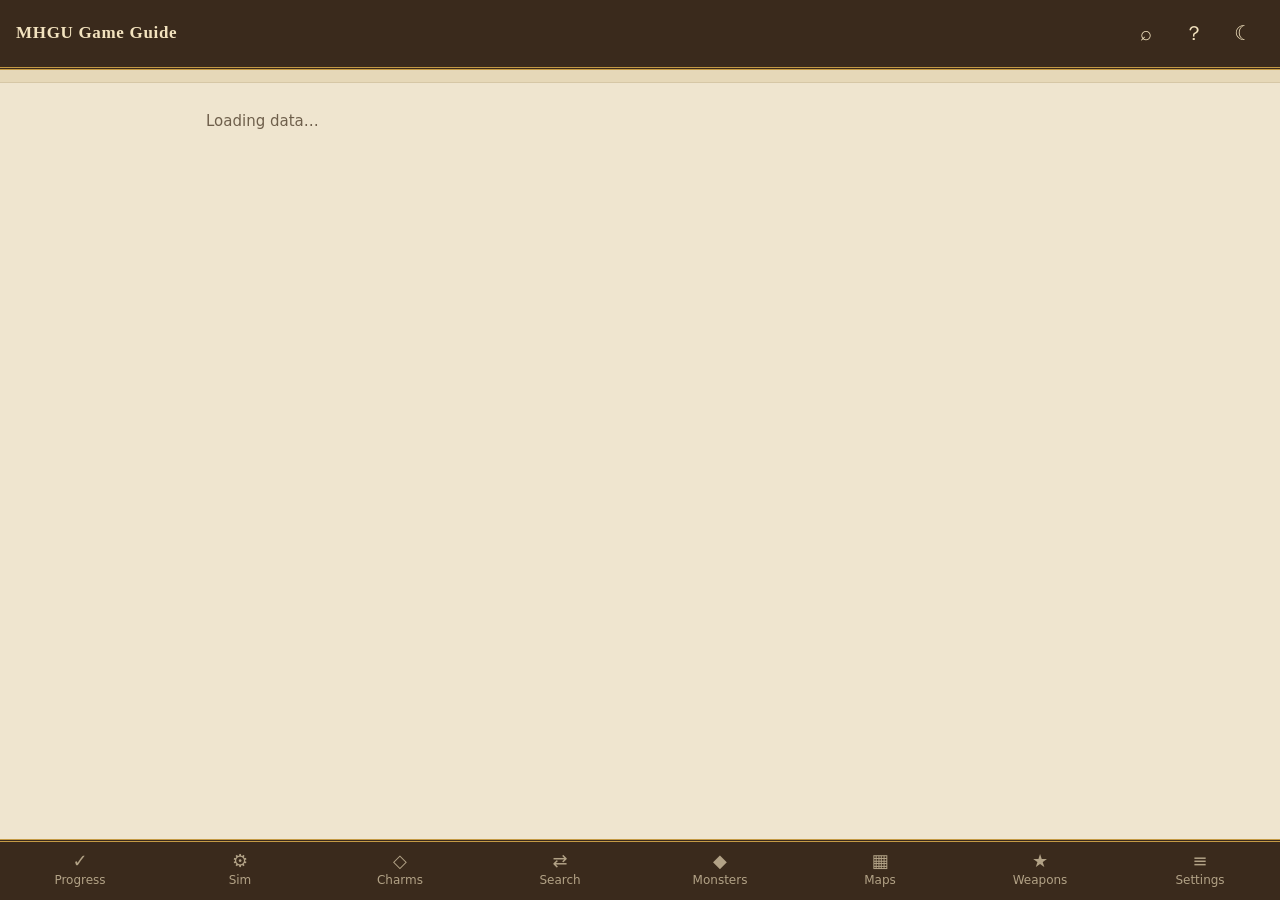
<file: index.html>
<!doctype html>
<html lang="ja">
<head>
<meta charset="utf-8">
<meta name="viewport" content="width=device-width, initial-scale=1, viewport-fit=cover">
<meta name="theme-color" content="#3a2a1c">
<title>ドパ☆ガキ狩友ノート</title>
<link rel="manifest" href="manifest.json">
<link rel="icon" href="icon.svg" type="image/svg+xml">
<link rel="apple-touch-icon" href="icons/icon-180.png">
<link rel="stylesheet" href="css/app.css">
</head>
<body>
<header class="top">
  <h1 id="title">ドパ☆ガキ狩友ノート</h1>
  <button id="back" class="icon-btn" aria-label="戻る" hidden>←</button>
  <a href="#find" class="icon-btn" id="searchbtn" aria-label="さがす" title="さがす">⌕</a>
  <a href="#help" class="icon-btn" id="helpbtn" aria-label="使い方" title="使い方">？</a>
  <button id="themebtn" class="icon-btn" aria-label="ダークモードにする" title="画面の色">☾</button>
</header>
<div id="bar" class="topbar" role="status" hidden></div>
<main id="view" tabindex="-1"><p class="loading">データを読み込んでいます…</p></main>
<nav class="tabs" id="tabs" aria-label="メニュー">
  <a href="#progress" data-tab="progress"><span aria-hidden="true">✓</span>進行</a>
  <a href="#sim" data-tab="sim"><span aria-hidden="true">⚙</span>シミュ</a>
  <a href="#charms" data-tab="charms"><span aria-hidden="true">◇</span>護石</a>
  <a href="#find" data-tab="find"><span aria-hidden="true">⇄</span>逆引き</a>
  <a href="#mons" data-tab="mons"><span aria-hidden="true">◆</span>モンスター</a>
  <a href="#maps" data-tab="maps"><span aria-hidden="true">▦</span>マップ</a>
  <a href="#rank" data-tab="rank"><span aria-hidden="true">★</span>武器</a>
  <a href="#settings" data-tab="settings"><span aria-hidden="true">≡</span>設定</a>
</nav>
<button id="totop" class="totop" aria-label="ページの上へ" hidden>▲</button>
<div id="tour" class="tour" role="dialog" aria-label="使い方ツアー" hidden></div>
<div id="toast" role="status" aria-live="polite" hidden></div>
<script>
// Safety net outside the app module: if the app fails to start (for example old and new files
// mixed in the browser cache), show why and offer a clean reload instead of an endless "loading".
(function () {
  var shown = false;
  function rescue(why) {
    var v = document.getElementById("view");
    if (shown || !v || !v.querySelector(".loading")) return;
    shown = true;
    v.innerHTML = '<div class="card"><p><b>読み込みが終わりませんでした。</b></p><p class="muted">新しい版と古い版のファイルが混ざったか、通信が切れた可能性があります。保存したデータは消えません。</p>' +
      '<p><button class="primary" id="rescue">最新の版を読み込み直す</button></p><p class="muted" id="rescuewhy"></p></div>';
    document.getElementById("rescuewhy").textContent = why ? "理由: " + why : "";
    document.getElementById("rescue").onclick = function () {
      var files = ["index.html", "css/app.css", "js/app.js", "js/sim.js", "js/sim-worker.js", "js/unlock.js", "js/kana.js", "js/rank.js", "js/charms.js", "js/share.js", "js/spec.js", "js/plan.js"];
      var clean = (window.caches ? caches.keys().then(function (ks) { return Promise.all(ks.map(function (k) { return caches.delete(k); })); }) : Promise.resolve())
        .then(function () { return navigator.serviceWorker ? navigator.serviceWorker.getRegistrations() : []; })
        .then(function (rs) { return Promise.all(rs.map(function (r) { return r.unregister(); })); })
        .then(function () { return Promise.all(files.map(function (f) { return fetch(f, { cache: "reload" }).catch(function () {}); })); });
      clean.catch(function () {}).then(function () { location.reload(); });
    };
  }
  window.__rescue = rescue; // also called by the module <script> tag's onerror (a file of the app failed to load)
  window.addEventListener("error", function (e) { rescue(e.message); });
  window.addEventListener("unhandledrejection", function (e) { rescue(String(e.reason && e.reason.message || e.reason)); });
  setTimeout(function () { rescue("15秒たっても始まりませんでした"); }, 15000);
})();
</script>
<script type="module" src="js/app.js?v=1.0.1" onerror="window.__rescue && window.__rescue('アプリのファイルを読み込めませんでした')"></script>
</body>
</html>
</file>
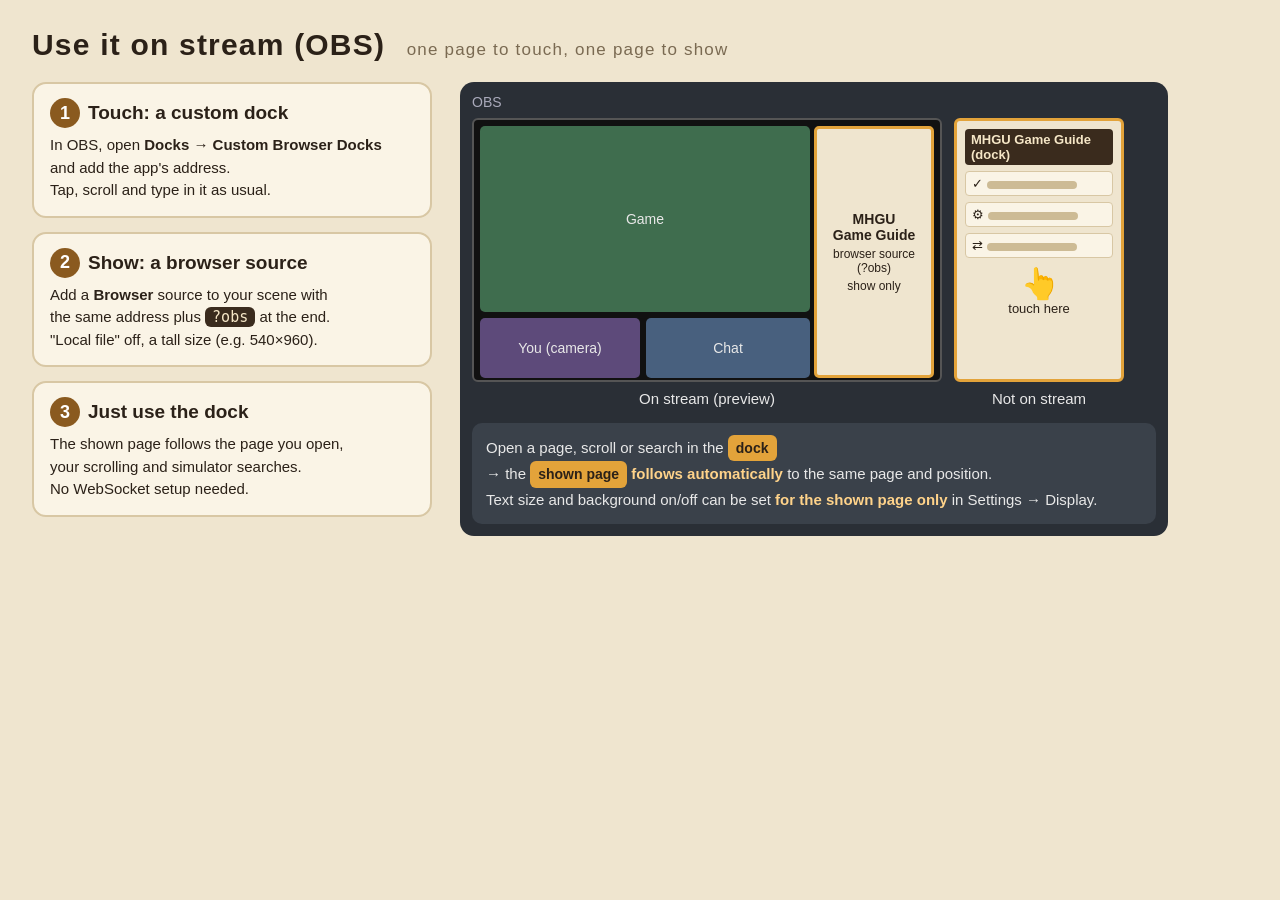
<file: docs/obs-guide.html>
<!doctype html>
<html lang="en"><head><meta charset="utf-8">
<style>
  * { box-sizing: border-box; margin: 0; padding: 0; }
  body { width: 1200px; height: 560px; background: #efe5cf; font-family: "Segoe UI", "Yu Gothic UI", sans-serif; color: #2b2118; padding: 28px 32px; }
  h1 { font-size: 30px; letter-spacing: .04em; }
  h1 small { font-size: 17px; color: #7a6a52; margin-left: 12px; font-weight: normal; }
  .wrap { display: flex; gap: 28px; margin-top: 20px; }
  .steps { width: 400px; display: flex; flex-direction: column; gap: 14px; }
  .step { background: #faf4e6; border: 2px solid #d8c7a4; border-radius: 14px; padding: 14px 16px; }
  .step b.n { display: inline-flex; width: 30px; height: 30px; border-radius: 50%; background: #8a5a1f; color: #fff; align-items: center; justify-content: center; font-size: 18px; margin-right: 8px; }
  .step .t { font-size: 19px; font-weight: bold; }
  .step p { font-size: 15px; margin-top: 6px; line-height: 1.5; }
  code { background: #3a2b1d; color: #f5e6c6; border-radius: 6px; padding: 1px 7px; font-family: Consolas, monospace; font-size: 15px; }
  .obs { flex: 1; background: #2a2f36; border-radius: 14px; padding: 12px; color: #e8e8e8; position: relative; }
  .obs .bar { font-size: 14px; color: #aab; margin-bottom: 8px; }
  .row { display: flex; gap: 12px; }
  .preview { width: 470px; height: 264px; background: #111; border-radius: 6px; position: relative; overflow: hidden; border: 2px solid #555; }
  .box { position: absolute; border-radius: 5px; display: flex; align-items: center; justify-content: center; text-align: center; font-size: 14px; }
  .game { left: 6px; top: 6px; width: 330px; height: 186px; background: #3f6d4e; }
  .me { left: 6px; top: 198px; width: 160px; height: 60px; background: #5d4a7a; }
  .chat { left: 172px; top: 198px; width: 164px; height: 60px; background: #48607e; }
  .app { right: 6px; top: 6px; width: 120px; height: 252px; background: #efe5cf; color: #2b2118; border: 3px solid #e3a33a; flex-direction: column; font-weight: bold; }
  .app small { font-weight: normal; font-size: 12px; margin-top: 4px; }
  .dock { width: 170px; height: 264px; background: #efe5cf; color: #2b2118; border-radius: 6px; border: 3px solid #e3a33a; padding: 8px; font-size: 13px; }
  .dock .hd { background: #3a2b1d; color: #f5e6c6; border-radius: 4px; padding: 3px 6px; font-weight: bold; }
  .dock .item { background: #faf4e6; border: 1px solid #d8c7a4; border-radius: 4px; margin-top: 6px; padding: 4px 6px; }
  .dock .ln { display: inline-block; width: 90px; height: 8px; border-radius: 4px; background: #cdbb95; vertical-align: middle; }
  .dock .hand { font-size: 30px; text-align: center; margin-top: 8px; }
  .lab { font-size: 15px; margin-top: 8px; display: flex; gap: 12px; }
  .lab div { flex: 1; text-align: center; }
  .lab .src { width: 470px; flex: none; }
  .lab .dk { width: 170px; flex: none; }
  .tag { display: inline-block; background: #e3a33a; color: #2b2118; border-radius: 6px; padding: 2px 8px; font-weight: bold; font-size: 14px; }
  .flow { margin-top: 16px; background: #3a414a; border-radius: 10px; padding: 12px 14px; font-size: 15px; line-height: 1.6; }
  .flow b { color: #ffd38a; }
  svg.arrow { position: absolute; left: 470px; top: 70px; overflow: visible; }
</style></head><body>
<h1>Use it on stream (OBS) <small>one page to touch, one page to show</small></h1>
<div class="wrap">
  <div class="steps">
    <div class="step"><b class="n">1</b><span class="t">Touch: a custom dock</span>
      <p>In OBS, open <b>Docks → Custom Browser Docks</b><br>and add the app's address.<br>Tap, scroll and type in it as usual.</p></div>
    <div class="step"><b class="n">2</b><span class="t">Show: a browser source</span>
      <p>Add a <b>Browser</b> source to your scene with<br>the same address plus <code>?obs</code> at the end.<br>"Local file" off, a tall size (e.g. 540×960).</p></div>
    <div class="step"><b class="n">3</b><span class="t">Just use the dock</span>
      <p>The shown page follows the page you open,<br>your scrolling and simulator searches.<br>No WebSocket setup needed.</p></div>
  </div>
  <div class="obs">
    <div class="bar">OBS</div>
    <div class="row">
      <div class="preview">
        <div class="box game">Game</div>
        <div class="box me">You (camera)</div>
        <div class="box chat">Chat</div>
        <div class="box app">MHGU<br>Game Guide<small>browser source<br>(?obs)</small><small>show only</small></div>
      </div>
      <div class="dock"><div class="hd">MHGU Game Guide (dock)</div>
        <div class="item">✓ <i class="ln"></i></div><div class="item">⚙ <i class="ln"></i></div><div class="item">⇄ <i class="ln"></i></div>
        <div class="hand">👆</div><div style="text-align:center">touch here</div></div>
    </div>
    <div class="lab"><div class="src">On stream (preview)</div><div class="dk">Not on stream</div></div>
    <div class="flow">
      Open a page, scroll or search in the <span class="tag">dock</span><br>
      → the <span class="tag">shown page</span> <b>follows automatically</b> to the same page and position.<br>
      Text size and background on/off can be set <b>for the shown page only</b> in Settings → Display.
    </div>
  </div>
</div>
</body></html>
</file>
<file: css/app.css>
:root {
  /* parchment + leather + brass hunter's-notebook look */
  --bg: #efe5cf;
  --card: #fbf6ea;
  --ink: #2b2118;
  --muted: #6e5f4b;
  --line: #d6c7a6;
  --accent: #8a5a1c;
  --accent-ink: #fff8ea;
  --warn: #a8321e;
  --good: #3f6b2a;
  --chip: #e6d8b8;
  --zebra: #f1e8d3;
  --bar-bg: #3a2a1c;
  --bar-ink: #f3e3bf;
  --brass: #c49a45;
  --fire: #c8400c; --water: #1b6fbf; --thunder: #a77f00; --ice: #1f9fb3; --dragon: #6a3fd1;
  --tab-h: 58px;
  color-scheme: light;
}
@media (prefers-color-scheme: dark) {
  :root:not([data-theme="light"]) {
    --bg: #17120d; --card: #231b14; --ink: #ecdfc4; --muted: #a8977a; --line: #3d3023;
    --accent: #d9a24a; --accent-ink: #1a120a; --warn: #ef7a5a; --good: #8fbf6a; --chip: #33281d; --zebra: #1e1711;
    --bar-bg: #0f0b07; --bar-ink: #e6cf9c; --brass: #b08838;
    --fire: #ff7a45; --water: #5aa9f0; --thunder: #e6c13a; --ice: #6fd8e6; --dragon: #a98bff;
    color-scheme: dark;
  }
}
:root[data-theme="dark"] {
  --bg: #17120d; --card: #231b14; --ink: #ecdfc4; --muted: #a8977a; --line: #3d3023;
  --accent: #d9a24a; --accent-ink: #1a120a; --warn: #ef7a5a; --good: #8fbf6a; --chip: #33281d; --zebra: #1e1711;
  --bar-bg: #0f0b07; --bar-ink: #e6cf9c; --brass: #b08838;
  --fire: #ff7a45; --water: #5aa9f0; --thunder: #e6c13a; --ice: #6fd8e6; --dragon: #a98bff;
  color-scheme: dark;
}
* { box-sizing: border-box; }
html { -webkit-text-size-adjust: 100%; }
body {
  margin: 0; background: var(--bg); color: var(--ink);
  font: 15px/1.55 system-ui, -apple-system, "Hiragino Sans", "Noto Sans JP", sans-serif;
  padding-bottom: calc(var(--tab-h) + env(safe-area-inset-bottom));
}
.top {
  position: sticky; top: 0; z-index: 5; display: flex; align-items: center; gap: 8px;
  padding: 10px 16px; padding-top: calc(10px + env(safe-area-inset-top));
  background: var(--bar-bg); color: var(--bar-ink); border-bottom: 3px double var(--brass);
}
.top .icon-btn { color: var(--bar-ink); }
.top h1 { font-family: "Yu Mincho", "Hiragino Mincho ProN", "Noto Serif JP", serif; letter-spacing: .04em; font-size: 17px; margin: 0; flex: 1; order: 2; overflow: hidden; text-overflow: ellipsis; white-space: nowrap; }
.icon-btn { order: 1; border: 0; background: none; color: var(--ink); font-size: 20px; min-width: 40px; min-height: 40px; cursor: pointer; }
#searchbtn, #helpbtn, #themebtn { order: 3; display: inline-flex; align-items: center; justify-content: center; text-decoration: none; }
main { padding: 12px 16px 24px; max-width: 900px; margin: 0 auto; outline: none; }
.tabs {
  position: fixed; inset: auto 0 0 0; z-index: 5; display: grid; grid-template-columns: repeat(8, 1fr);
  background: var(--bar-bg); border-top: 3px double var(--brass); padding-bottom: env(safe-area-inset-bottom);
}
.tabs a {
  display: flex; flex-direction: column; align-items: center; justify-content: center; gap: 1px;
  height: var(--tab-h); font-size: 10px; color: var(--bar-ink); opacity: .65; text-decoration: none; min-width: 0;
}
.tabs a span { font-size: 18px; line-height: 1; }
.tabs a[aria-current="page"] { opacity: 1; color: var(--brass); font-weight: 700; box-shadow: inset 0 3px 0 var(--brass); }
h2 { font-size: 16px; margin: 18px 0 8px; font-family: "Yu Mincho", "Hiragino Mincho ProN", "Noto Serif JP", serif; border-bottom: 1px solid var(--brass); padding-bottom: 2px; }
h3 { font-size: 15px; margin: 14px 0 6px; }
.card { background: var(--card); border: 1px solid var(--line); box-shadow: inset 0 0 0 3px var(--card), inset 0 0 0 4px var(--line); border-radius: 6px; padding: 12px; margin: 10px 0; }
.muted { color: var(--muted); font-size: 13px; }
.row { display: flex; gap: 8px; align-items: center; flex-wrap: wrap; }
.grow { flex: 1; min-width: 0; }
button, .btn {
  font: inherit; border: 1px solid var(--line); background: var(--card); color: var(--ink);
  border-radius: 8px; padding: 8px 12px; min-height: 40px; cursor: pointer;
}
button.primary { background: var(--accent); color: var(--accent-ink); border-color: var(--accent); font-weight: 700; }
button.danger { color: var(--warn); }
button:disabled { opacity: .45; cursor: default; }
input, select, textarea {
  font: inherit; color: var(--ink); background: var(--card); border: 1px solid var(--line);
  border-radius: 8px; padding: 8px 10px; min-height: 40px; max-width: 100%;
}
input[type="search"], input[type="text"] { width: 100%; }
input[type="checkbox"] { width: 20px; height: 20px; min-height: 0; accent-color: var(--accent); }
label.check { display: flex; align-items: center; gap: 8px; min-height: 40px; }
.chips { display: flex; flex-wrap: wrap; gap: 6px; }
.chip { background: var(--chip); border-radius: 999px; padding: 4px 10px; font-size: 13px; border: 0; min-height: 32px; }
.chip.on { background: var(--accent); color: var(--accent-ink); }
.pickrow { display: flex; flex-direction: column; align-items: flex-start; gap: 2px; width: 100%; text-align: left; margin: 6px 0; padding: 8px 10px; border-radius: 8px; border: 1px solid var(--chip); background: transparent; color: var(--ink); min-height: 44px; }
.pickrow.on { border-color: var(--accent); }
.mini { font-size: 12px; padding: 2px 8px; min-height: 30px; margin-left: 4px; border-radius: 6px; border: 1px solid var(--line); background: var(--card); color: var(--ink); }
.list { list-style: none; margin: 0; padding: 0; }
.list li { border-bottom: 1px solid var(--line); }
.list a, .list .item { display: flex; gap: 8px; align-items: center; padding: 10px 2px; color: inherit; text-decoration: none; min-height: 44px; }
.ruby { font-size: 11px; color: var(--muted); display: block; line-height: 1.2; }
.list > li:nth-child(even) { background: var(--zebra); }
/* own scroll box so the header row and first column can stay visible */
.table-wrap { overflow: auto; max-height: 75vh; -webkit-overflow-scrolling: touch; }
table { border-collapse: separate; border-spacing: 0; width: 100%; font-size: 13px; }
th, td { border-bottom: 1px solid var(--line); padding: 6px 4px; text-align: center; white-space: nowrap; }
th:first-child, td:first-child { text-align: left; }
th { color: var(--muted); font-weight: 600; }
tr:nth-child(even) > td { background: var(--zebra); }
.table-wrap th { position: sticky; top: 0; z-index: 2; background: var(--bg); }
.table-wrap td:first-child { position: sticky; left: 0; z-index: 1; background: var(--bg); }
.table-wrap tr:nth-child(even) > td:first-child { background: var(--zebra); }
.table-wrap th:first-child { left: 0; z-index: 3; }
.hi { font-weight: 800; color: var(--warn); }
.el-火 { color: var(--fire); } .el-水 { color: var(--water); } .el-雷 { color: var(--thunder); } .el-氷 { color: var(--ice); } .el-龍 { color: var(--dragon); }
details > summary { cursor: pointer; padding: 8px 0; font-weight: 600; min-height: 40px; }
.pill { display: inline-block; font-size: 11px; padding: 1px 6px; border-radius: 6px; background: var(--chip); color: var(--muted); }
.big { font-size: 22px; font-weight: 800; }
.loading { color: var(--muted); }
#toast {
  position: fixed; left: 16px; right: 16px; bottom: calc(var(--tab-h) + 12px + env(safe-area-inset-bottom)); z-index: 9;
  background: var(--ink); color: var(--bg); border-radius: 10px; padding: 10px 14px; display: flex; gap: 12px; align-items: center;
  max-width: 560px; margin: 0 auto;
}
#toast button { background: transparent; color: var(--bg); border-color: var(--bg); min-height: 34px; padding: 4px 10px; }
.result .skills { font-size: 13px; }
.result .pieces td:first-child { color: var(--muted); width: 2.5em; }
.bar { height: 8px; border-radius: 4px; background: var(--chip); overflow: hidden; }
.bar > i { display: block; height: 100%; background: var(--accent); }
.mapsvg { width: 100%; max-width: 420px; display: block; margin: 0 auto; }
.mapsvg circle { fill: var(--card); stroke: var(--accent); stroke-width: 2; }
.mapsvg line { stroke: var(--muted); stroke-width: 2; }
.mapsvg text { fill: var(--ink); font-size: 6.5px; font-weight: 700; text-anchor: middle; dominant-baseline: central; }
.mapsvg .sel circle { fill: var(--accent); }
.mapsvg .sel text { fill: var(--accent-ink); }
@media (prefers-reduced-motion: no-preference) { .chip, button { transition: background-color .15s; } }
@media (min-width: 700px) { .tabs a { font-size: 12px; } }
#toast[hidden] { display: none; }
a { color: var(--accent); }
a.chip { text-decoration: none; color: var(--ink); }
.btn { display: inline-flex; align-items: center; text-decoration: none; }
.btn.primary { background: var(--accent); color: var(--accent-ink); border-color: var(--accent); font-weight: 700; }
/* bring-item icons with ○ / × stamped over them */
.preps { display: flex; flex-wrap: wrap; gap: 8px; }
.prep { display: flex; flex-direction: column; align-items: center; width: 64px; font-size: 11px; text-align: center; line-height: 1.25; }
.prep .sym { position: relative; display: grid; place-items: center; width: 48px; height: 48px; font-size: 26px; border-radius: 50%; background: var(--chip); border: 2px solid var(--brass); }
.prep .mk { position: absolute; inset: 0; display: grid; place-items: center; font-size: 44px; line-height: 1; font-weight: 900; }
.prep .mk.ok { color: var(--good); }
.prep .mk.ng { color: var(--warn); }
.prep .q { position: absolute; right: -4px; top: -4px; font-style: normal; font-size: 12px; font-weight: 700; width: 18px; height: 18px; border-radius: 50%; background: var(--card); border: 1px solid var(--line); color: var(--muted); display: grid; place-items: center; }
.prep small { color: var(--muted); }
/* weapon upgrade tree: nested lists with guide lines */
.wtree, .wtree ul { list-style: none; margin: 0; padding-left: 14px; }
.wtree { padding-left: 0; }
.wtree li { position: relative; padding: 6px 0 2px 12px; border-left: 2px solid var(--line); font-size: 14px; }
.wtree li::before { content: ""; position: absolute; left: 0; top: 16px; width: 10px; border-top: 2px solid var(--line); }
.wtree li.can { border-left-color: var(--brass); }
.wtree li.can::before { border-top-color: var(--brass); }
.wtree li.can > a { font-weight: 700; }
.wtree li.here > a { color: var(--warn); }
.prep .mk.cond { color: var(--thunder); }
/* quest map: start / move / rest areas */
.hab g circle { fill: var(--card); stroke: var(--line); }
.hab g.move circle { stroke: var(--brass); stroke-width: 2.5; }
.hab g.start circle { fill: var(--warn); stroke: var(--warn); }
.hab g.start text { fill: #fff; }
.hab .zz { font-size: 5px; fill: var(--accent); font-weight: 900; }
.lg { display: inline-block; width: 12px; height: 12px; border-radius: 50%; vertical-align: -1px; border: 2px solid var(--brass); }
.lg.start { background: var(--warn); border-color: var(--warn); }
.steps { margin: 6px 0; padding-left: 1.6em; }
.steps li { margin: 6px 0; }
.ta { margin-top: 18px; font-size: 13px; }
.ta .chip { font-size: 12px; min-height: 28px; padding: 2px 8px; }
/* sim: search button and fixed pieces stay in view while scrolling the long form */
.simbar { position: sticky; top: var(--top-h, 64px); z-index: 4; background: var(--bg); margin: 0 -16px; padding: 6px 16px; border-bottom: 1px solid var(--line); }
/* monster name in two (or more) weakness colours, one colour per piece of the name */
.multi-el { font-weight: 700; }
.detail { font-size: 12px; color: var(--ink); background: var(--chip); border-radius: 6px; padding: 2px 6px; margin-top: 2px; display: inline-block; }
/* ハンター / ニャンター show filter: toggle switches, unlike the action buttons */
.filterbar { display: flex; align-items: center; gap: 8px; margin: 4px 0 10px; padding: 6px 8px; border: 1px dashed var(--brass); border-radius: 8px; }
.toggle { border-radius: 999px; padding: 6px 14px; min-height: 40px; background: var(--card); color: var(--muted); border: 2px solid var(--line); }
.toggle[aria-pressed="true"] { background: var(--chip); color: var(--ink); border-color: var(--brass); font-weight: 700; }
/* compact simulator result: names in one wrapped paragraph, small skill chips */
.result.compact { padding: 8px 10px; margin: 6px 0; }
.result.compact .row { gap: 6px; }
.result.compact .mini { min-height: 28px; }
.pcs { font-size: 12.5px; line-height: 1.45; }
.pcs span { margin-right: 8px; white-space: nowrap; }
.pcs i { font-style: normal; color: var(--muted); margin-right: 2px; }
.pcs small { color: var(--muted); margin-left: 1px; }
.result.compact .skills { gap: 3px; margin-top: 4px; }
.result.compact .skills .chip { font-size: 11px; min-height: 22px; padding: 1px 7px; }
.result.compact details > summary { min-height: 28px; padding: 4px 0 0; font-size: 12px; font-weight: 400; color: var(--muted); }
.ask { border: 2px solid var(--warn); }
/* rarity badge in the game's colours (rare 1-10, X); other values stay plain */
.rare { display: inline-block; font-size: 11px; line-height: 1.5; padding: 0 6px; border-radius: 6px; border: 1px solid var(--line); background: var(--chip); color: var(--ink); white-space: nowrap; font-weight: 700; }
.rare[data-r="1"] { background: #f2f2f2; color: #222; border-color: #bbb; }
.rare[data-r="2"] { background: #c8b4ea; color: #222; border-color: #c8b4ea; }
.rare[data-r="3"] { background: #f0e27a; color: #222; border-color: #f0e27a; }
.rare[data-r="4"] { background: #f5a3c7; color: #222; border-color: #f5a3c7; }
.rare[data-r="5"] { background: #5fbf5f; color: #222; border-color: #5fbf5f; }
.rare[data-r="6"] { background: #3f73d9; color: #fff; border-color: #3f73d9; }
.rare[data-r="7"] { background: #d94040; color: #fff; border-color: #d94040; }
.rare[data-r="8"] { background: #23a99a; color: #fff; border-color: #23a99a; }
.rare[data-r="9"] { background: #f08a2c; color: #222; border-color: #f08a2c; }
.rare[data-r="10"] { background: #b8327f; color: #fff; border-color: #b8327f; }
.rare[data-r="X"] { background: #4b1f7a; color: #fff; border-color: #9a7cc4; }
/* map: one-way edges are a thick dashed arrow in the warning colour; fish / drink marks beside the areas */
.mapsvg path.oneway { fill: none; stroke: var(--warn); stroke-width: 2.4; stroke-dasharray: 4 2; }
.mapsvg .arrowhead { fill: var(--warn); }
.mapsvg text.mark { font-size: 5.5px; font-weight: 400; }
.lg-ow { color: var(--warn); font-weight: 700; }
/* home shortcuts on the 進行チェック top page */
.tiles { display: grid; grid-template-columns: repeat(4, 1fr); gap: 8px; margin: 4px 0 10px; }
.tile { display: flex; flex-direction: column; align-items: center; justify-content: center; gap: 2px; min-height: 64px; border: 1px solid var(--line); border-radius: 8px; background: var(--card); color: var(--ink); text-decoration: none; font-size: 12px; font-weight: 700; }
.tile span { font-size: 22px; line-height: 1; color: var(--accent); }
/* sim result table: one grid row per piece; resistances blue (+) / red (-) */
.resbar { justify-content: space-between; margin: 6px 0; }
.rgrid { display: grid; grid-template-columns: 2.1em minmax(0, 1fr) 2.4em 2.6em repeat(5, 1.9em); gap: 2px; align-items: center; font-size: 12px; text-align: center; }
.rgrid > span:nth-child(2) { text-align: left; }
.rhead { color: var(--muted); font-weight: 700; border-bottom: 1px solid var(--line); padding: 2px 0; }
.rrow > summary { list-style: none; cursor: pointer; padding: 6px 0; border-bottom: 1px solid var(--line); min-height: 36px; }
.rrow > summary::-webkit-details-marker { display: none; }
.rrow[open] > summary { background: var(--chip); }
.rname { overflow-wrap: anywhere; }
.rdet { padding: 6px 4px 8px; border-bottom: 1px solid var(--line); font-size: 13px; }
.rtotal { font-weight: 700; padding: 4px 0; }
.rplus { color: var(--water); font-weight: 700; } .rminus { color: var(--warn); font-weight: 700; } .rzero { color: var(--muted); }
.sl { font-size: 10px; letter-spacing: -1px; } .sl2 { color: var(--accent); } .sl3 { color: var(--good); font-weight: 700; }
.rres { margin: 2px 0; }
/* 進行チェック: the quest detail link looks like a button, apart from the checkbox row */
.btn.qdetail { flex: none; min-height: 36px; padding: 4px 10px; font-size: 13px; text-decoration: none; display: inline-flex; align-items: center; white-space: nowrap; }
/* quest unlock chain: one fold per earlier tab */
.step { border-top: 1px solid var(--line); padding: 2px 0; }
.pill.on { background: var(--accent); color: var(--accent-ink); }
/* sim 一覧 view: two compact lines per result */
.rltable { border-collapse: collapse; font-size: 12px; }
.rltable th { font-size: 11px; color: var(--muted); text-align: left; padding: 2px 6px; }
.rltable td { padding: 3px 6px; white-space: nowrap; text-align: left; border: 0; }
.rltable tbody.rl { border-top: 1px solid var(--line); cursor: pointer; }
.rltable tbody.rl:nth-of-type(even) { background: var(--zebra); }
.rltable .rln { font-weight: 700; color: var(--muted); vertical-align: middle; }
.rltable .rlnum td { padding-top: 0; }
.rltable .rlnum span + span { margin-left: 2px; }
.rltable .rldet td { white-space: normal; padding: 0; }
.rltable .rldet .card { margin: 4px 0; }
.rltable .rlnum td:first-child, .rltable .rldet td:first-child { position: static; background: none; }
.rltable .rldet td > div { position: sticky; left: 0; width: min(868px, calc(100vw - 32px)); }
/* farming scope switch above material tips */
.farmbar { margin: 4px 0 8px; gap: 6px; }
/* 効果重複 memo: one line per group */
.grouplist li { margin: 6px 0; }
/* 効果重複の計算機 */
.calcrow { display: flex; justify-content: space-between; align-items: center; gap: 8px; margin: 6px 0; flex-wrap: wrap; }
.calcrow select { max-width: 100%; }
#cout { position: sticky; top: var(--top-h, 64px); z-index: 3; }
/* a link inside a sentence in a list row stays inline */
.list a.inl { display: inline; padding: 0; min-height: 0; border: 0; }
/* capture-only quest mark */
.pill.cap { background: var(--good); color: #fff; }
/* arena TA ranking rows */
.tarow { border-top: 1px solid var(--line); }
.tarow > summary, .tarow.none { display: flex; align-items: center; gap: 8px; padding: 8px 0; min-height: 40px; list-style: none; cursor: pointer; }
.tarow > summary::-webkit-details-marker { display: none; }
.tarow .tarank { min-width: 2.6em; color: var(--muted); font-weight: 700; }
.tarow[open] > summary { background: var(--chip); }
.tarow > div { padding: 0 0 8px 2.6em; }
/* map gathering spots; charms in gold so they stand out among many items */
.spots { margin-top: 6px; }
.spot { border-top: 1px solid var(--line); padding: 6px 0; }
.chip.charm { background: #f2d36b; color: #3a2a00; font-weight: 700; border: 1px solid #c9a227; }

/* friend-view / backup reminder bar under the header */
.topbar { display: flex; flex-wrap: wrap; gap: 6px; align-items: center; padding: 6px 10px; background: var(--chip); border-bottom: 1px solid var(--line); font-size: 13px; }
.topbar .grow { flex: 1 1 12em; }
/* tour card above the tab bar; quest unlock path */
.tour { position: fixed; left: 8px; right: 8px; bottom: calc(64px + env(safe-area-inset-bottom)); z-index: 6; background: var(--card); border: 2px solid var(--brass); border-radius: 8px; padding: 10px 12px; box-shadow: 0 4px 16px rgba(0,0,0,.3); max-width: 560px; margin: 0 auto; }
.tour p { margin: 6px 0; font-size: 14px; }
.qpath { padding-left: 1.6em; margin: 6px 0; }
.qpath li { margin: 4px 0; }
/* gathering spot that picks one of several tables: one framed box per table */
.gtable { border: 1px solid var(--line); border-left: 4px solid var(--brass); border-radius: 6px; padding: 4px 8px; margin: 6px 0; }
.gthead { font-size: 13px; margin-bottom: 2px; }
/* monster page quest table: client on its own small line, smaller readings, so the right columns fit */
.monq .qclient { font-size: 11px; line-height: 1.2; color: var(--muted); }
.monq .ruby { font-size: 9px; line-height: 1.1; }
/* crown marks on hunting records */
.crown { display: inline-block; font-size: 10px; font-weight: 800; line-height: 1; padding: 1px 3px; border-radius: 3px; margin-right: 2px; color: #222; }
.crown.gold { background: #e7c24a; } .crown.silver { background: #c9ced6; }
/* back-to-top button above the tab bar */
.totop { position: fixed; right: 12px; bottom: calc(70px + env(safe-area-inset-bottom)); z-index: 6; width: 44px; height: 44px; border-radius: 50%; border: 2px solid var(--brass); background: var(--card); color: var(--ink); font-size: 18px; box-shadow: 0 2px 8px rgba(0,0,0,.3); cursor: pointer; }
/* recommended pouch: 8 cells per page, 4 across on a phone */
.ppage { margin: 6px 0 10px; }
.pgrid { display: grid; grid-template-columns: repeat(4, 1fr); gap: 4px; }
.pcell { background: var(--card); border: 1px solid var(--line); border-radius: 6px; padding: 4px; font-size: 12px; line-height: 1.25; min-height: 52px; display: flex; flex-direction: column; }
.pcell b { font-size: 12px; } .pcell span { color: var(--accent); font-weight: 700; } .pcell small { color: var(--muted); font-size: 10px; }
.pill.rnd { background: #7a5bd1; color: #fff; }
.pill.tier-S { background: #c9a227; color: #fff; }
.pill.tier-A { background: var(--good); color: #fff; }
/* 背景を消す: transparent page for overlaying (cards keep their own background) */
html.nobg, html.nobg body { background: transparent; }
html.nobg .table-wrap th, html.nobg .table-wrap td:first-child { background: var(--card); }
</file>
